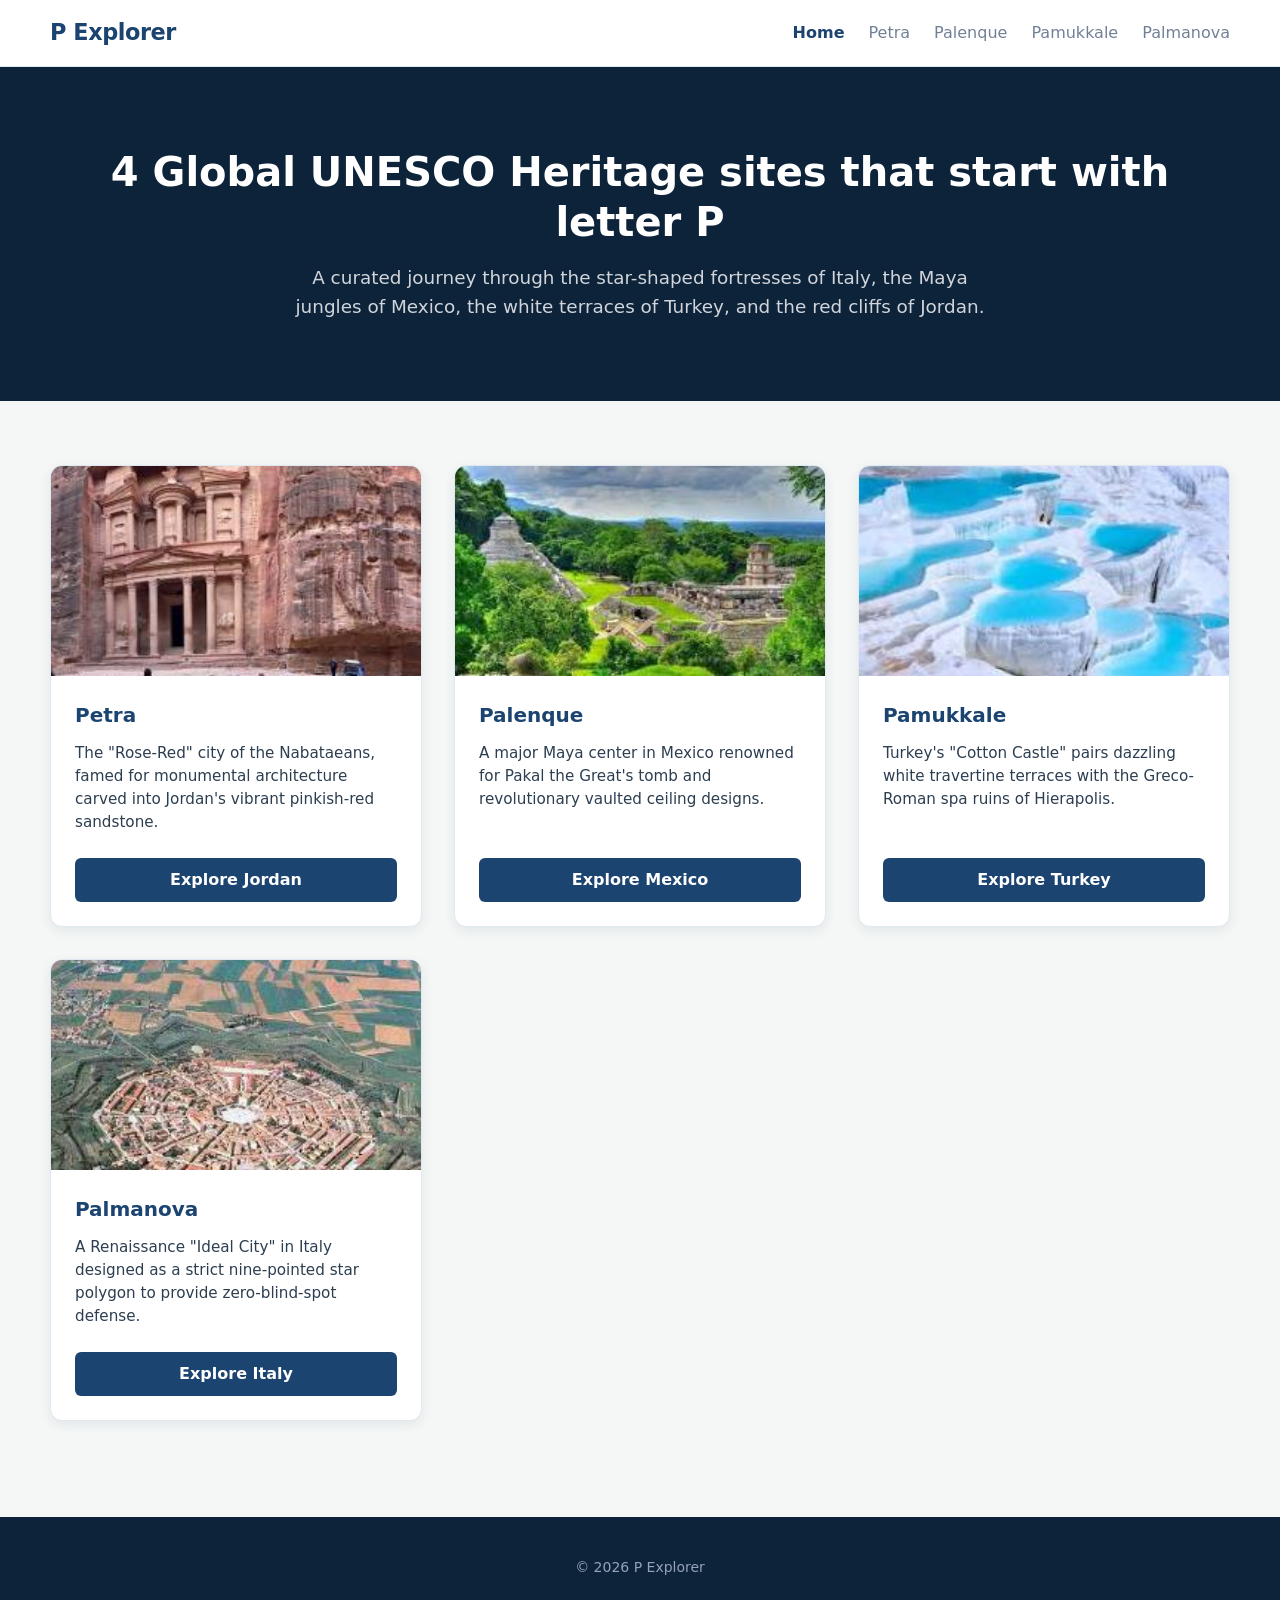
<file: index.html>
<!DOCTYPE html>
<html lang="en">
<head>
  <meta charset="utf-8">
  <meta name="viewport" content="width=device-width, initial-scale=1.0">
  <title>4 Global UNESCO Heritage sites that starts with letter P</title>
  <link rel="stylesheet" href="style.css">
</head>
<body>

  <header class="main-header" id="site-header"></header>

  <main>
    <section class="hero-header-section">
      <div class="site-wrapper">
        <h1 class="hero-header-title">
          4 Global UNESCO Heritage sites that start with letter P
        </h1>
        <p class="hero-header-subtitle">
          A curated journey through the star-shaped fortresses of Italy, the Maya jungles of Mexico, the white terraces of Turkey, and the red cliffs of Jordan.
        </p>
      </div>
    </section>

    <section class="gallery-wrapper-section site-wrapper">
      <div class="featured-sites-grid">
        
        <article class="site-card-item">
          <div class="site-card-thumbnail-wrap">
            <img src="Petra.jpeg" alt="Petra, Jordan" class="site-card-thumbnail">
          </div>
          <div class="site-card-details">
            <h3 class="site-card-heading">Petra</h3>
            <p class="site-card-summary">The "Rose-Red" city of the Nabataeans, famed for monumental architecture carved into Jordan's vibrant pinkish-red sandstone.</p>
            <a href="petra.html" class="explore-button">Explore Jordan</a>
          </div>
        </article>

        <article class="site-card-item">
          <div class="site-card-thumbnail-wrap">
            <img src="Palenque.jpeg" alt="Palenque, Mexico" class="site-card-thumbnail">
          </div>
          <div class="site-card-details">
            <h3 class="site-card-heading">Palenque</h3>
            <p class="site-card-summary">A major Maya center in Mexico renowned for Pakal the Great's tomb and revolutionary vaulted ceiling designs.</p>
            <a href="palenque.html" class="explore-button">Explore Mexico</a>
          </div>
        </article>

        <article class="site-card-item">
          <div class="site-card-thumbnail-wrap">
            <img src="Pamukkale.jpeg" alt="Pamukkale, Turkey" class="site-card-thumbnail">
          </div>
          <div class="site-card-details">
            <h3 class="site-card-heading">Pamukkale</h3>
            <p class="site-card-summary">Turkey's "Cotton Castle" pairs dazzling white travertine terraces with the Greco-Roman spa ruins of Hierapolis.</p>
            <a href="pamukkale.html" class="explore-button">Explore Turkey</a>
          </div>
        </article>

        <article class="site-card-item">
          <div class="site-card-thumbnail-wrap">
            <img src="Palmanova.jpeg" alt="Palmanova, Italy" class="site-card-thumbnail">
          </div>
          <div class="site-card-details">
            <h3 class="site-card-heading">Palmanova</h3>
            <p class="site-card-summary">A Renaissance "Ideal City" in Italy designed as a strict nine-pointed star polygon to provide zero-blind-spot defense.</p>
            <a href="palmanova.html" class="explore-button">Explore Italy</a>
          </div>
        </article>

      </div>
    </section>
  </main>


  <footer class="main-footer" id="site-footer"></footer>
 
  <script src="app.js"></script>
</body>
</html>
</file>
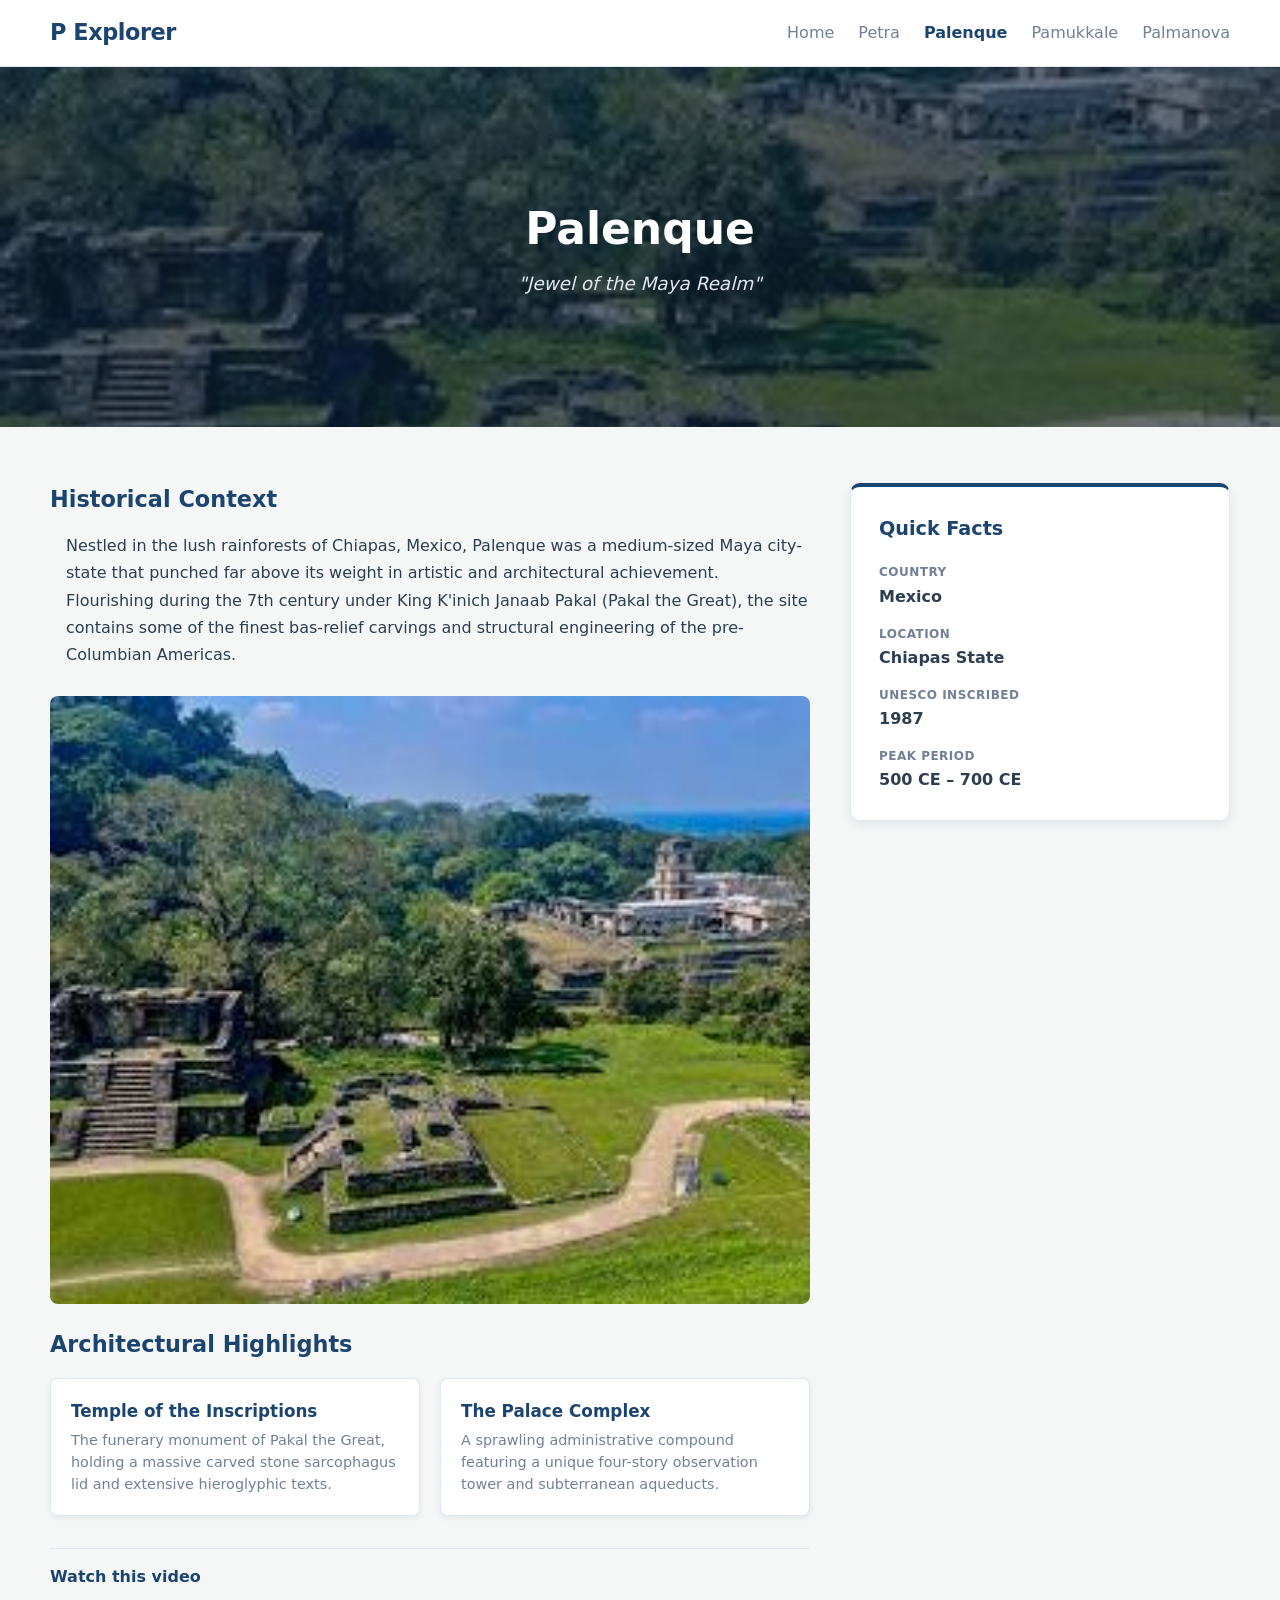
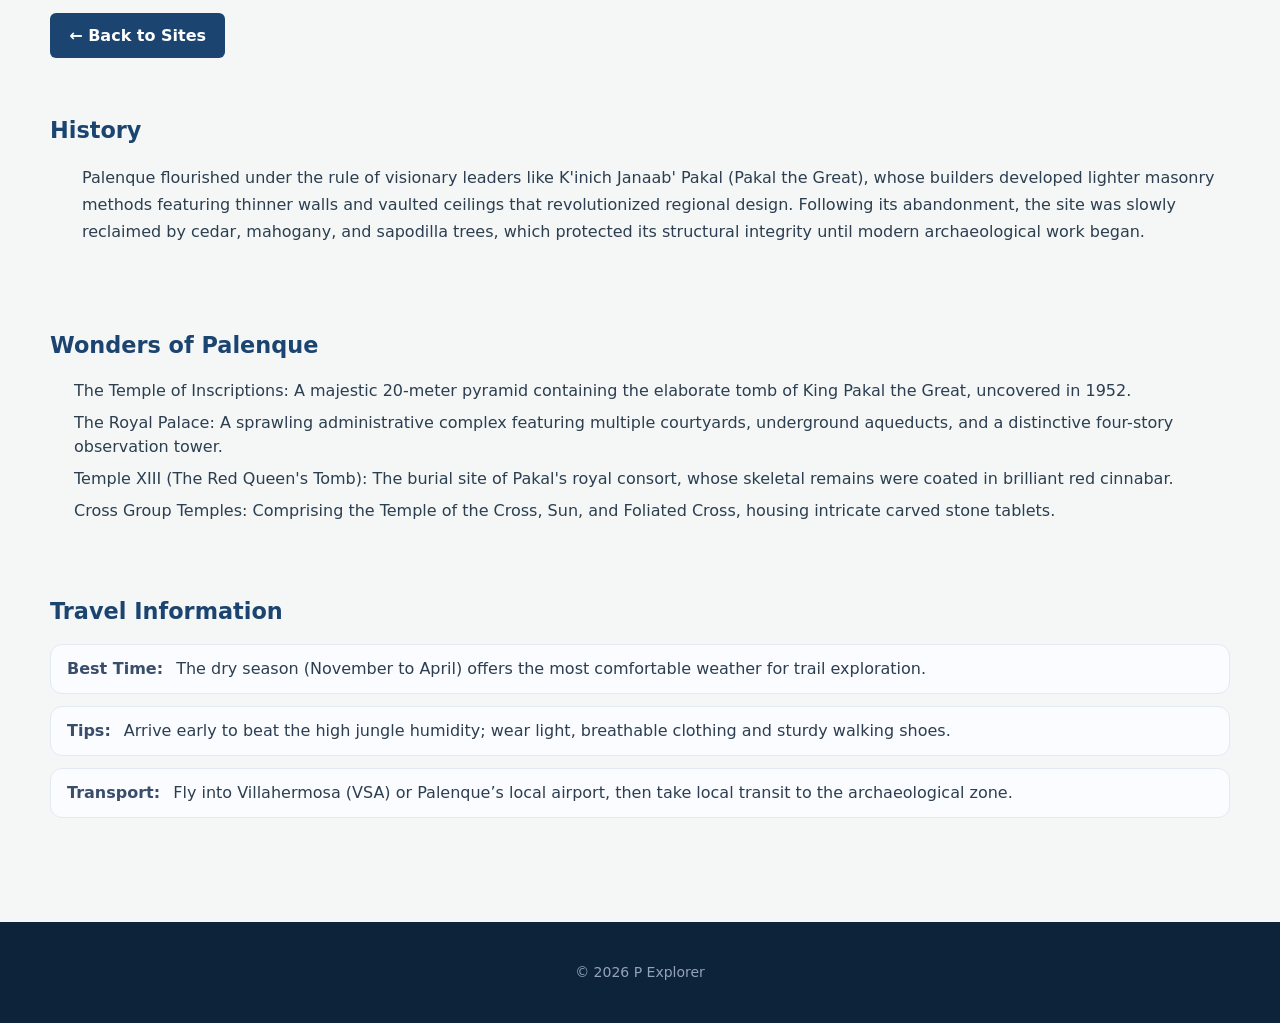
<file: palenque.html>
<!DOCTYPE html>
<html lang="en">
<head>
  <meta charset="utf-8">
  <meta name="viewport" content="width=device-width, initial-scale=1.0">
  <title>Palenque - UNESCO Heritage Site</title>
  <link rel="stylesheet" href="style.css">
</head>
<body>

  <header class="main-header" id="site-header"></header>

  <main>
    <section class="page-banner-section">
      <img src="PalenquePage.jpeg" alt="Palenque Ruins" class="page-banner-backdrop">
      <div class="page-banner-overlay"></div>
      <div class="site-wrapper page-banner-content">
        <h1 class="page-banner-title">Palenque</h1>
        <p class="page-banner-tagline">"Jewel of the Maya Realm"</p>
      </div>
    </section>

    <section class="detail-content-section site-wrapper">
      <div class="detail-layout-container">
        
        <div class="detail-main-content">
          <h2 class="section-subheading">Historical Context</h2>
          <p class="body-paragraph">
            Nestled in the lush rainforests of Chiapas, Mexico, Palenque was a medium-sized Maya city-state that punched far above its weight in artistic and architectural achievement. Flourishing during the 7th century under King K'inich Janaab Pakal (Pakal the Great), the site contains some of the finest bas-relief carvings and structural engineering of the pre-Columbian Americas.
          </p>

          <div style="margin-bottom: 1.5rem;">
            <img src="PalenquePage.jpeg" alt="Palenque Ruins" style="width: 100%; height: auto; border-radius: 8px;">
          </div>

          <h2 class="section-subheading">Architectural Highlights</h2>
          <div class="highlight-card-wrapper">
            <div class="highlight-card-item">
              <h3 class="highlight-card-title">Temple of the Inscriptions</h3>
              <p class="highlight-card-text">The funerary monument of Pakal the Great, holding a massive carved stone sarcophagus lid and extensive hieroglyphic texts.</p>
            </div>
            <div class="highlight-card-item">
              <h3 class="highlight-card-title">The Palace Complex</h3>
              <p class="highlight-card-text">A sprawling administrative compound featuring a unique four-story observation tower and subterranean aqueducts.</p>
            </div>
          </div>

          <!-- Video Resource Link -->
          <div style="margin-bottom: 1.5rem; padding-top: 1rem; border-top: 1px solid var(--theme-border-gray);">
            <a href="https://www.youtube.com/watch?v=ZISA6IxuIJk" target="_blank" style="color: var(--theme-primary-blue); font-weight: 700;">Watch this video</a>
          </div>

          <a href="index.html" class="explore-button" style="width: fit-content;">&larr; Back to Sites</a>
        </div>

        <aside class="site-sidebar">
          <h3 class="sidebar-heading">Quick Facts</h3>
          
          <div class="sidebar-field">
            <span class="field-label">Country</span>
            <span class="field-value">Mexico</span>
          </div>
          
          <div class="sidebar-field">
            <span class="field-label">Location</span>
            <span class="field-value">Chiapas State</span>
          </div>

          <div class="sidebar-field">
            <span class="field-label">UNESCO Inscribed</span>
            <span class="field-value">1987</span>
          </div>

          <div class="sidebar-field">
            <span class="field-label">Peak Period</span>
            <span class="field-value">500 CE – 700 CE</span>
          </div>
        </aside>

      </div>
    </section>

    <section class="site-wrapper content-section">
      <div class="history-section">
      <h2 class="section-subheading">History</h2>

      <p class="body-paragraph">Palenque flourished under the rule of visionary leaders like K'inich Janaab' Pakal (Pakal the Great), whose builders developed lighter masonry methods featuring thinner walls and vaulted ceilings that revolutionized regional design. Following its abandonment, the site was slowly reclaimed by cedar, mahogany, and sapodilla trees, which protected its structural integrity until modern archaeological work began.</p>
      </div>
    </section>

    <section class="site-wrapper content-section">
      <h2 class="section-subheading">Wonders of Palenque</h2>
      <ul class="wonders-list">
        <li>The Temple of Inscriptions: A majestic 20-meter pyramid containing the elaborate tomb of King Pakal the Great, uncovered in 1952.</li>
        <li>The Royal Palace: A sprawling administrative complex featuring multiple courtyards, underground aqueducts, and a distinctive four-story observation tower.</li>
        <li>Temple XIII (The Red Queen's Tomb): The burial site of Pakal's royal consort, whose skeletal remains were coated in brilliant red cinnabar.</li>
        <li>Cross Group Temples: Comprising the Temple of the Cross, Sun, and Foliated Cross, housing intricate carved stone tablets.</li>
      </ul>
    </section>

    <section class="site-wrapper content-section">
      <h2 class="section-subheading">Travel Information</h2>
      <ul class="travel-list">
        <li class="travel-item"><strong>Best time:</strong> The dry season (November to April) offers the most comfortable weather for trail exploration.</li>
        <li class="travel-item"><strong>Tips:</strong> Arrive early to beat the high jungle humidity; wear light, breathable clothing and sturdy walking shoes.</li>
        <li class="travel-item"><strong>Transport:</strong> Fly into Villahermosa (VSA) or Palenque’s local airport, then take local transit to the archaeological zone.</li>
      </ul>
    </section>

  </main>

  <footer class="main-footer" id="site-footer"></footer>
  
  <script src="app.js"></script>
</body>
</html>
</file>
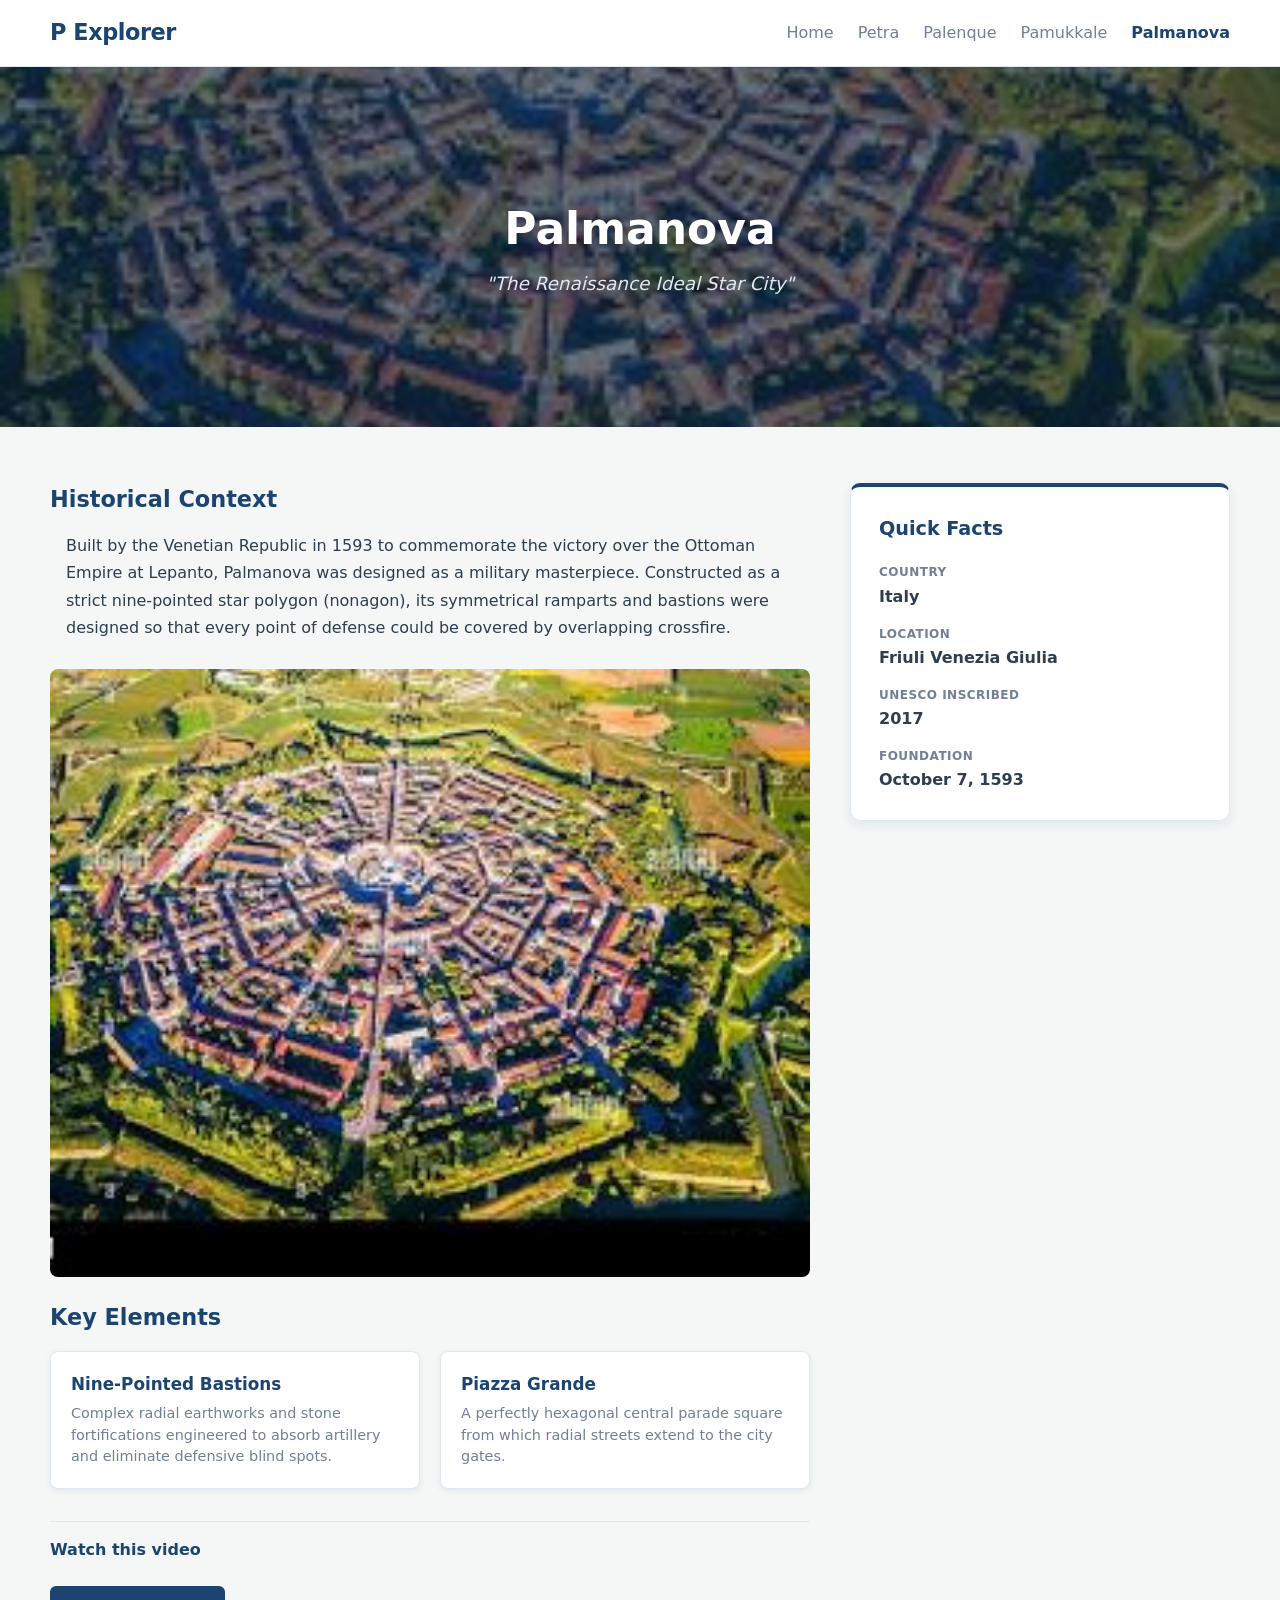
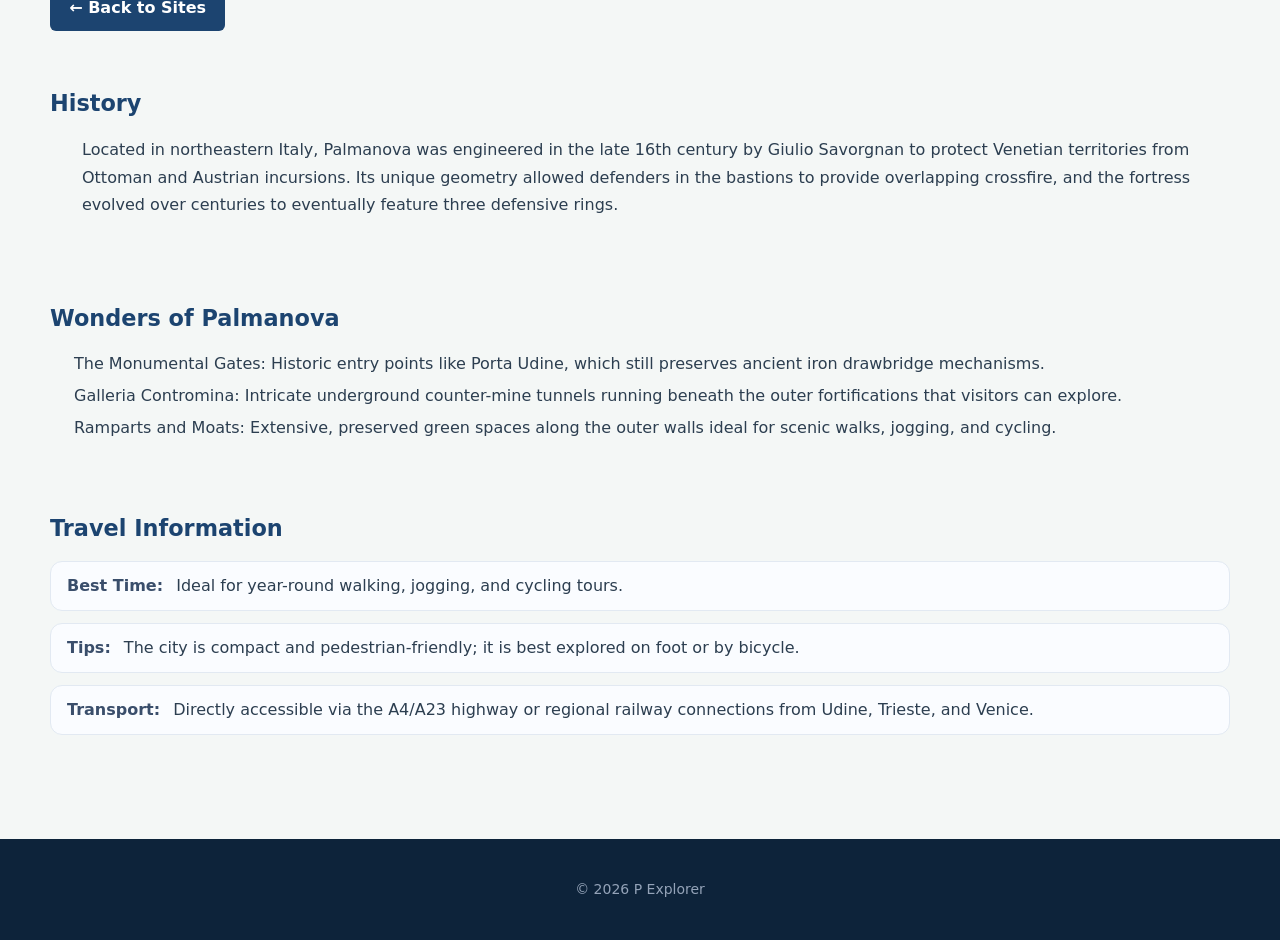
<file: palmanova.html>
<!DOCTYPE html>
<html lang="en">
<head>
  <meta charset="utf-8">
  <meta name="viewport" content="width=device-width, initial-scale=1.0">
  <title>Palmanova - UNESCO Heritage Site</title>
  <link rel="stylesheet" href="style.css">
</head>
<body>

  <header class="main-header" id="site-header"></header>

  <main>
    <section class="page-banner-section">
      <img src="PalmanovaPage.jpeg" alt="Palmanova Fortress City" class="page-banner-backdrop">
      <div class="page-banner-overlay"></div>
      <div class="site-wrapper page-banner-content">
        <h1 class="page-banner-title">Palmanova</h1>
        <p class="page-banner-tagline">"The Renaissance Ideal Star City"</p>
      </div>
    </section>

    <section class="detail-content-section site-wrapper">
      <div class="detail-layout-container">
        
        <div class="detail-main-content">
          <h2 class="section-subheading">Historical Context</h2>
          <p class="body-paragraph">
            Built by the Venetian Republic in 1593 to commemorate the victory over the Ottoman Empire at Lepanto, Palmanova was designed as a military masterpiece. Constructed as a strict nine-pointed star polygon (nonagon), its symmetrical ramparts and bastions were designed so that every point of defense could be covered by overlapping crossfire.
          </p>

        <div style="margin-bottom: 1.5rem;">
          <img src="PalmanovaPage.jpeg" alt="Palmanova Fortress City" style="width: 100%; height: auto; border-radius: 8px;">
        </div>

          <h2 class="section-subheading">Key Elements</h2>
          <div class="highlight-card-wrapper">
            <div class="highlight-card-item">
              <h3 class="highlight-card-title">Nine-Pointed Bastions</h3>
              <p class="highlight-card-text">Complex radial earthworks and stone fortifications engineered to absorb artillery and eliminate defensive blind spots.</p>
            </div>
            <div class="highlight-card-item">
              <h3 class="highlight-card-title">Piazza Grande</h3>
              <p class="highlight-card-text">A perfectly hexagonal central parade square from which radial streets extend to the city gates.</p>
            </div>
          </div>

          <!-- Video Resource Link -->
          <div style="margin-bottom: 1.5rem; padding-top: 1rem; border-top: 1px solid var(--theme-border-gray);">
            <a href="https://www.youtube.com/watch?v=i3XAk9hCgo8" target="_blank" style="color: var(--theme-primary-blue); font-weight: 700;">Watch this video</a>
          </div>

          <a href="index.html" class="explore-button" style="width: fit-content;">&larr; Back to Sites</a>
        </div>

        <aside class="site-sidebar">
          <h3 class="sidebar-heading">Quick Facts</h3>
          
          <div class="sidebar-field">
            <span class="field-label">Country</span>
            <span class="field-value">Italy</span>
          </div>
          
          <div class="sidebar-field">
            <span class="field-label">Location</span>
            <span class="field-value">Friuli Venezia Giulia</span>
          </div>

          <div class="sidebar-field">
            <span class="field-label">UNESCO Inscribed</span>
            <span class="field-value">2017</span>
          </div>

          <div class="sidebar-field">
            <span class="field-label">Foundation</span>
            <span class="field-value">October 7, 1593</span>
          </div>
        </aside>

      </div>
    </section>

    <section class="site-wrapper content-section">
      <div class="history-section">
      <h2 class="section-subheading">History</h2>

      <p class="body-paragraph">Located in northeastern Italy, Palmanova was engineered in the late 16th century by Giulio Savorgnan to protect Venetian territories from Ottoman and Austrian incursions. Its unique geometry allowed defenders in the bastions to provide overlapping crossfire, and the fortress evolved over centuries to eventually feature three defensive rings.</p>
      </div>
    </section>

    <section class="site-wrapper content-section">
      <h2 class="section-subheading">Wonders of Palmanova</h2>
      <ul class="wonders-list">
        <li>The Monumental Gates: Historic entry points like Porta Udine, which still preserves ancient iron drawbridge mechanisms.</li>
        <li>Galleria Contromina: Intricate underground counter-mine tunnels running beneath the outer fortifications that visitors can explore.</li>
        <li>Ramparts and Moats: Extensive, preserved green spaces along the outer walls ideal for scenic walks, jogging, and cycling.</li>
      </ul>
    </section>

    <section class="site-wrapper content-section">
      <h2 class="section-subheading">Travel Information</h2>
      <ul class="travel-list">
        <li class="travel-item"><strong>Best time:</strong> Ideal for year-round walking, jogging, and cycling tours.</li>
        <li class="travel-item"><strong>Tips:</strong> The city is compact and pedestrian-friendly; it is best explored on foot or by bicycle.</li>
        <li class="travel-item"><strong>Transport:</strong> Directly accessible via the A4/A23 highway or regional railway connections from Udine, Trieste, and Venice.</li>
      </ul>
    </section>

  </main>

  <footer class="main-footer" id="site-footer"></footer>

  <script src="app.js"></script>
</body>
</html>
</file>
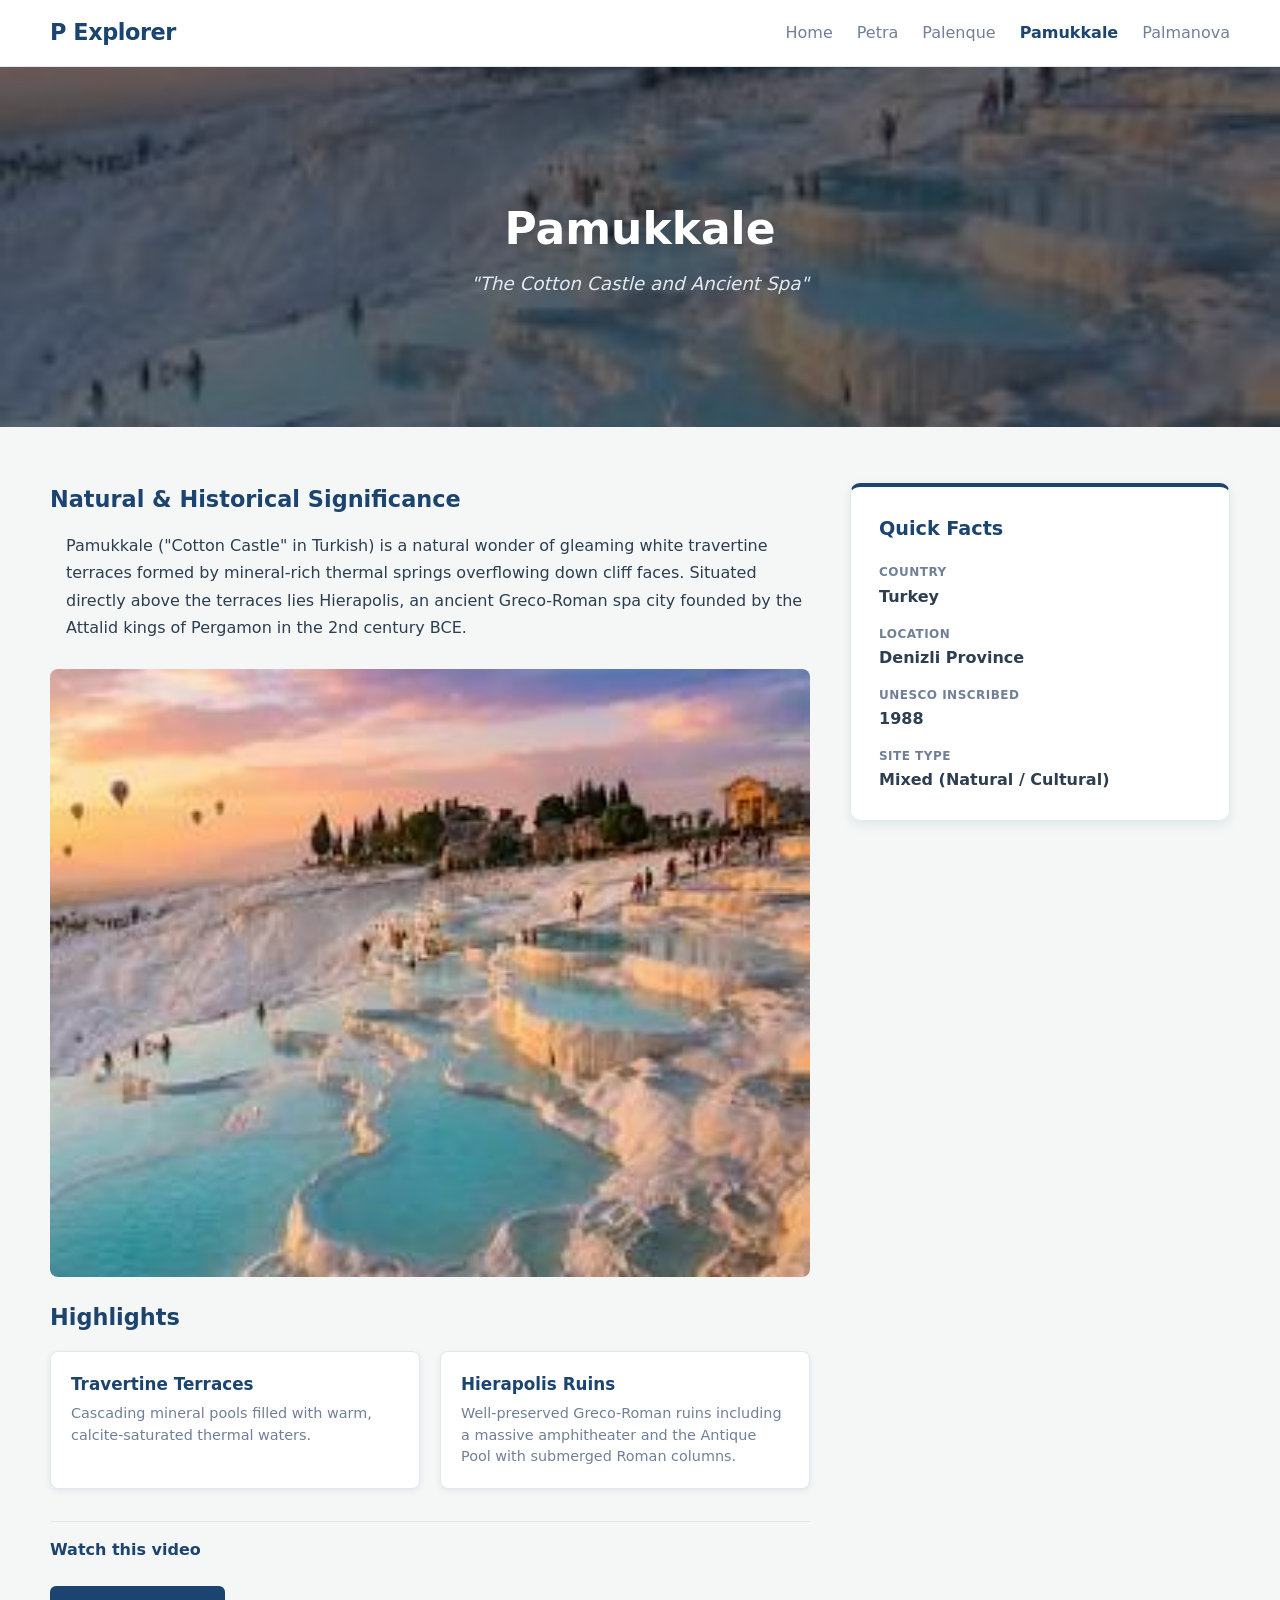
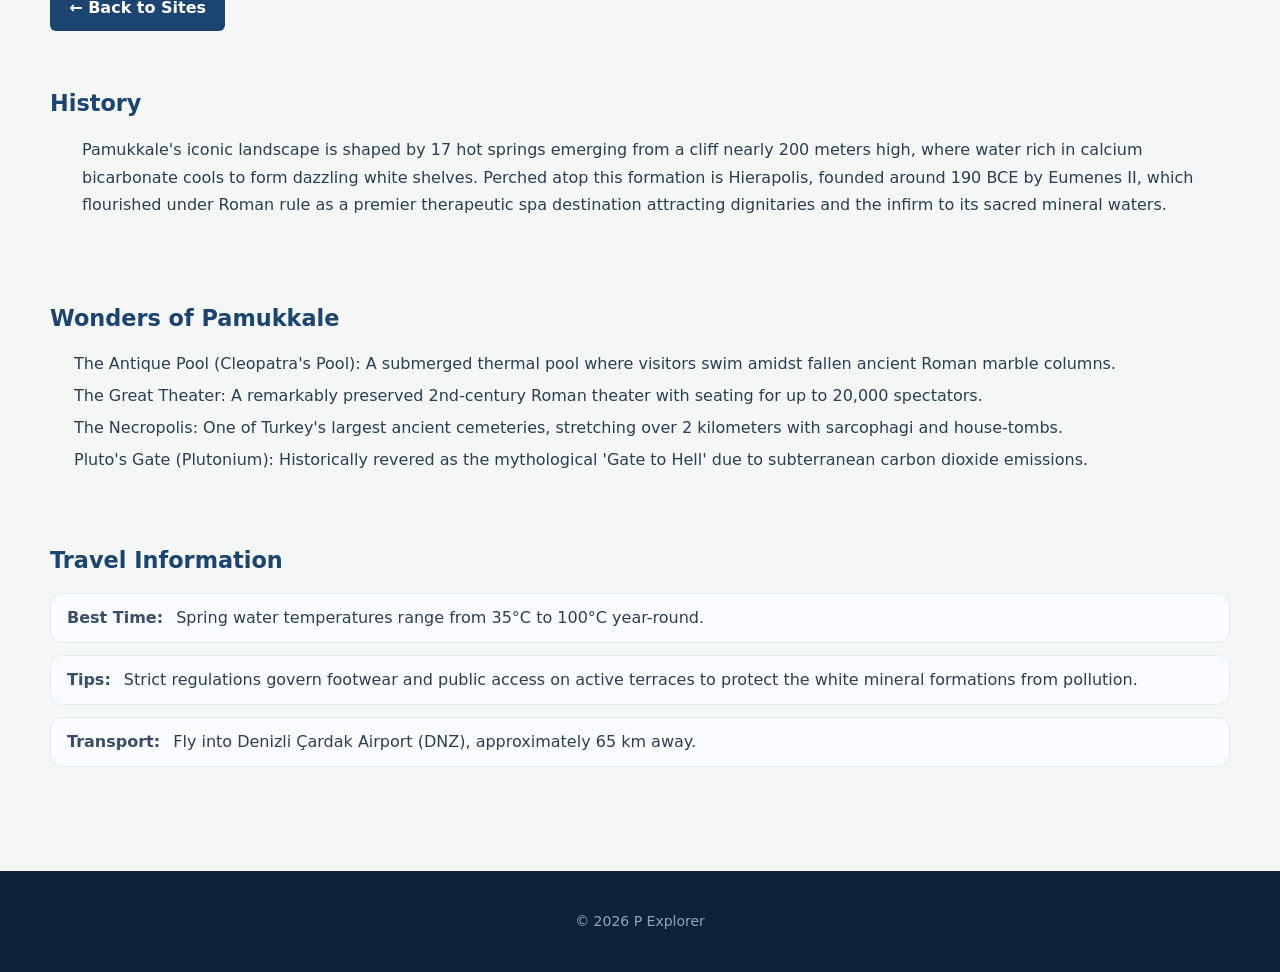
<file: pamukkale.html>
<!DOCTYPE html>
<html lang="en">
<head>
  <meta charset="utf-8">
  <meta name="viewport" content="width=device-width, initial-scale=1.0">
  <title>Pamukkale - UNESCO Heritage Site</title>
  <link rel="stylesheet" href="style.css">
</head>
<body>

  <header class="main-header" id="site-header"></header>

  <main>
    <section class="page-banner-section">
      <img src="PamukkalePage.jpeg" alt="Pamukkale Thermal Terraces" class="page-banner-backdrop">
      <div class="page-banner-overlay"></div>
      <div class="site-wrapper page-banner-content">
        <h1 class="page-banner-title">Pamukkale</h1>
        <p class="page-banner-tagline">"The Cotton Castle and Ancient Spa"</p>
      </div>
    </section>

    <section class="detail-content-section site-wrapper">
      <div class="detail-layout-container">
        
        <div class="detail-main-content">
          <h2 class="section-subheading">Natural & Historical Significance</h2>
          <p class="body-paragraph">
            Pamukkale ("Cotton Castle" in Turkish) is a natural wonder of gleaming white travertine terraces formed by mineral-rich thermal springs overflowing down cliff faces. Situated directly above the terraces lies Hierapolis, an ancient Greco-Roman spa city founded by the Attalid kings of Pergamon in the 2nd century BCE.
          </p>

        <div style="margin-bottom: 1.5rem;">
          <img src="PamukkalePage.jpeg" alt="Pamukkale Thermal Terraces" style="width: 100%; height: auto; border-radius: 8px;">
        </div>

          <h2 class="section-subheading">Highlights</h2>
          <div class="highlight-card-wrapper">
            <div class="highlight-card-item">
              <h3 class="highlight-card-title">Travertine Terraces</h3>
              <p class="highlight-card-text">Cascading mineral pools filled with warm, calcite-saturated thermal waters.</p>
            </div>
            <div class="highlight-card-item">
              <h3 class="highlight-card-title">Hierapolis Ruins</h3>
              <p class="highlight-card-text">Well-preserved Greco-Roman ruins including a massive amphitheater and the Antique Pool with submerged Roman columns.</p>
            </div>
          </div>

          <!-- Video Resource Link -->
          <div style="margin-bottom: 1.5rem; padding-top: 1rem; border-top: 1px solid var(--theme-border-gray);">
            <a href="https://www.youtube.com/watch?v=5ux5os95q7M" target="_blank" style="color: var(--theme-primary-blue); font-weight: 700;">Watch this video</a>
          </div>

          <a href="index.html" class="explore-button" style="width: fit-content;">&larr; Back to Sites</a>
        </div>

        <aside class="site-sidebar">
          <h3 class="sidebar-heading">Quick Facts</h3>
          
          <div class="sidebar-field">
            <span class="field-label">Country</span>
            <span class="field-value">Turkey</span>
          </div>
          
          <div class="sidebar-field">
            <span class="field-label">Location</span>
            <span class="field-value">Denizli Province</span>
          </div>

          <div class="sidebar-field">
            <span class="field-label">UNESCO Inscribed</span>
            <span class="field-value">1988</span>
          </div>

          <div class="sidebar-field">
            <span class="field-label">Site Type</span>
            <span class="field-value">Mixed (Natural / Cultural)</span>
          </div>
        </aside>

      </div>
    </section>

    <section class="site-wrapper content-section">
      <div class="history-section">
      <h2 class="section-subheading">History</h2>
      
      <p class="body-paragraph">Pamukkale's iconic landscape is shaped by 17 hot springs emerging from a cliff nearly 200 meters high, where water rich in calcium bicarbonate cools to form dazzling white shelves. Perched atop this formation is Hierapolis, founded around 190 BCE by Eumenes II, which flourished under Roman rule as a premier therapeutic spa destination attracting dignitaries and the infirm to its sacred mineral waters.</p>
      </div>
    </section>

    <section class="site-wrapper content-section">
      <h2 class="section-subheading">Wonders of Pamukkale</h2>
      <ul class="wonders-list">
        <li>The Antique Pool (Cleopatra's Pool): A submerged thermal pool where visitors swim amidst fallen ancient Roman marble columns.</li>
        <li>The Great Theater: A remarkably preserved 2nd-century Roman theater with seating for up to 20,000 spectators.</li>
        <li>The Necropolis: One of Turkey's largest ancient cemeteries, stretching over 2 kilometers with sarcophagi and house-tombs.</li>
        <li>Pluto's Gate (Plutonium): Historically revered as the mythological 'Gate to Hell' due to subterranean carbon dioxide emissions.</li>
      </ul>
    </section>

    <section class="site-wrapper content-section">
      <h2 class="section-subheading">Travel Information</h2>
      <ul class="travel-list">
        <li class="travel-item"><strong>Best time:</strong> Spring water temperatures range from 35°C to 100°C year-round.</li>
        <li class="travel-item"><strong>Tips:</strong> Strict regulations govern footwear and public access on active terraces to protect the white mineral formations from pollution.</li>
        <li class="travel-item"><strong>Transport:</strong> Fly into Denizli Çardak Airport (DNZ), approximately 65 km away.</li>
      </ul>
    </section>

  </main>

  <footer class="main-footer" id="site-footer"></footer>

  <script src="app.js"></script>
</body>
</html>
</file>
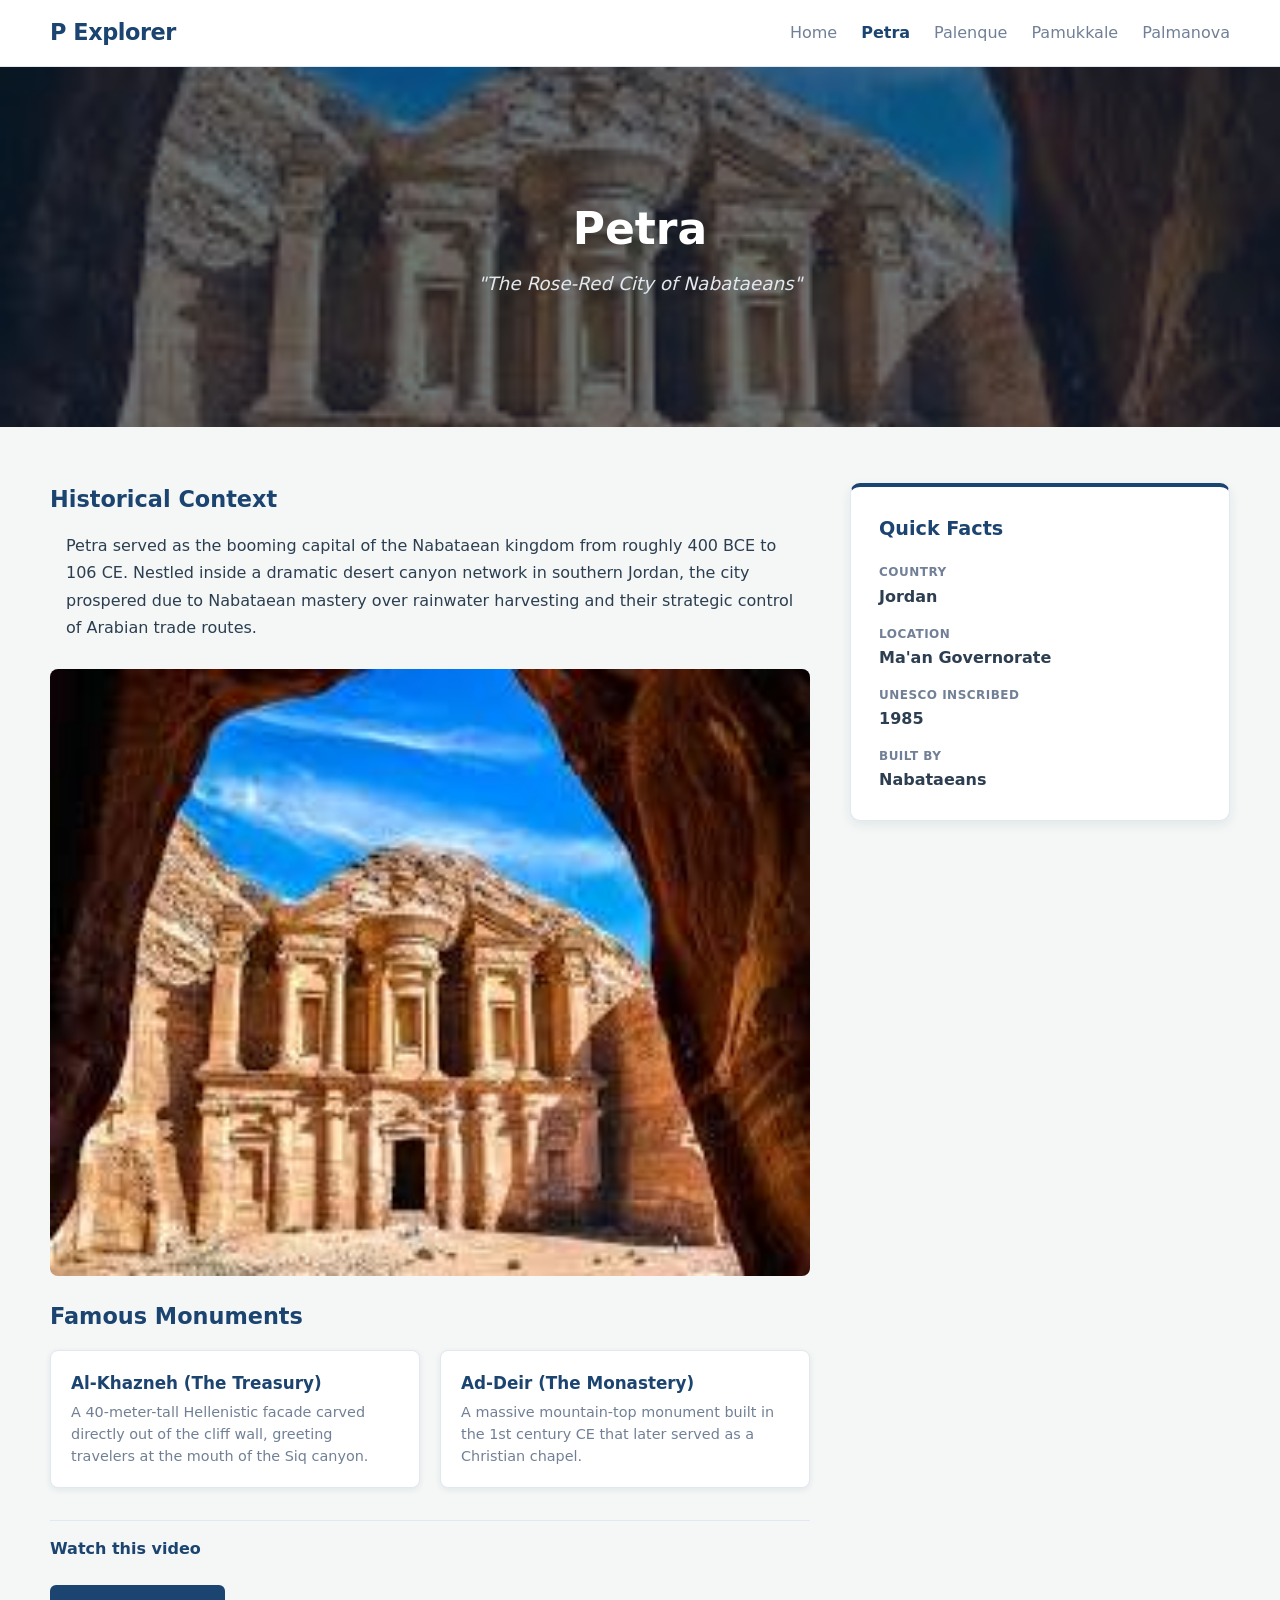
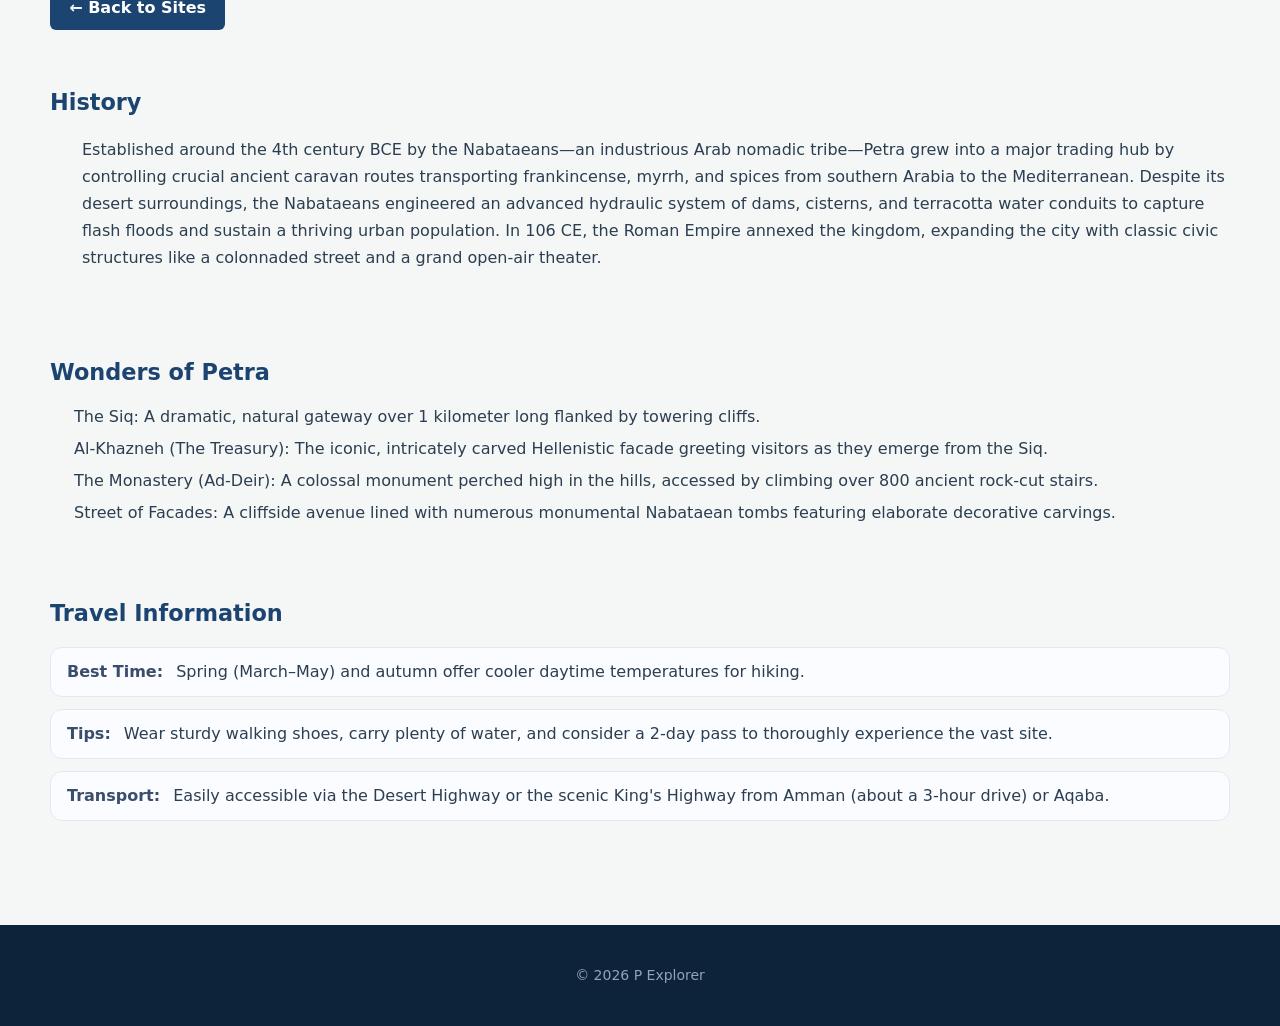
<file: petra.html>
<!DOCTYPE html>
<html lang="en">
<head>
  <meta charset="utf-8">
  <meta name="viewport" content="width=device-width, initial-scale=1.0">
  <title>Petra - UNESCO Heritage Site</title>
  <link rel="stylesheet" href="style.css">
</head>
<body>

  <header class="main-header" id="site-header"></header>

  <main>
    <section class="page-banner-section">
      <img src="PetraPage.jpeg" alt="Petra Al-Khazneh" class="page-banner-backdrop">
      <div class="page-banner-overlay"></div>
      <div class="site-wrapper page-banner-content">
        <h1 class="page-banner-title">Petra</h1>
        <p class="page-banner-tagline">"The Rose-Red City of Nabataeans"</p>
      </div>
    </section>

    <section class="detail-content-section site-wrapper">
      <div class="detail-layout-container">
        
        <div class="detail-main-content">
          <h2 class="section-subheading">Historical Context</h2>
          <p class="body-paragraph">
            Petra served as the booming capital of the Nabataean kingdom from roughly 400 BCE to 106 CE. Nestled inside a dramatic desert canyon network in southern Jordan, the city prospered due to Nabataean mastery over rainwater harvesting and their strategic control of Arabian trade routes.
          </p>

        <div style="margin-bottom: 1.5rem;">
          <img src="PetraPage.jpeg" alt="Petra Al-Khazneh" style="width: 100%; height: auto; border-radius: 8px;">
        </div>

          <h2 class="section-subheading">Famous Monuments</h2>
          <div class="highlight-card-wrapper">
            <div class="highlight-card-item">
              <h3 class="highlight-card-title">Al-Khazneh (The Treasury)</h3>
              <p class="highlight-card-text">A 40-meter-tall Hellenistic facade carved directly out of the cliff wall, greeting travelers at the mouth of the Siq canyon.</p>
            </div>
            <div class="highlight-card-item">
              <h3 class="highlight-card-title">Ad-Deir (The Monastery)</h3>
              <p class="highlight-card-text">A massive mountain-top monument built in the 1st century CE that later served as a Christian chapel.</p>
            </div>
          </div>

          <!-- Video Resource Link -->
          <div style="margin-bottom: 1.5rem; padding-top: 1rem; border-top: 1px solid var(--theme-border-gray);">
            <a href="https://www.youtube.com/watch?v=bwmW09x2n1g" target="_blank" style="color: var(--theme-primary-blue); font-weight: 700;">Watch this video</a>
          </div>

          <a href="index.html" class="explore-button" style="width: fit-content;">&larr; Back to Sites</a>
        </div>

        <aside class="site-sidebar">
          <h3 class="sidebar-heading">Quick Facts</h3>
          
          <div class="sidebar-field">
            <span class="field-label">Country</span>
            <span class="field-value">Jordan</span>
          </div>
          
          <div class="sidebar-field">
            <span class="field-label">Location</span>
            <span class="field-value">Ma'an Governorate</span>
          </div>

          <div class="sidebar-field">
            <span class="field-label">UNESCO Inscribed</span>
            <span class="field-value">1985</span>
          </div>

          <div class="sidebar-field">
            <span class="field-label">Built By</span>
            <span class="field-value">Nabataeans</span>
          </div>
        </aside>

      </div>
    </section>

    <section class="site-wrapper content-section">
      <div class="history-section">
      <h2 class="section-subheading">History</h2>

      <p class="body-paragraph">Established around the 4th century BCE by the Nabataeans—an industrious Arab nomadic tribe—Petra grew into a major trading hub by controlling crucial ancient caravan routes transporting frankincense, myrrh, and spices from southern Arabia to the Mediterranean. Despite its desert surroundings, the Nabataeans engineered an advanced hydraulic system of dams, cisterns, and terracotta water conduits to capture flash floods and sustain a thriving urban population. In 106 CE, the Roman Empire annexed the kingdom, expanding the city with classic civic structures like a colonnaded street and a grand open-air theater.</p>
      </div>
    </section>

    <section class="site-wrapper content-section">
      <h2 class="section-subheading">Wonders of Petra</h2>
      <ul class="wonders-list">
        <li>The Siq: A dramatic, natural gateway over 1 kilometer long flanked by towering cliffs.</li>
        <li>Al-Khazneh (The Treasury): The iconic, intricately carved Hellenistic facade greeting visitors as they emerge from the Siq.</li>
        <li>The Monastery (Ad-Deir): A colossal monument perched high in the hills, accessed by climbing over 800 ancient rock-cut stairs.</li>
        <li>Street of Facades: A cliffside avenue lined with numerous monumental Nabataean tombs featuring elaborate decorative carvings.</li>
      </ul>
    </section>

    <section class="site-wrapper content-section">
      <h2 class="section-subheading">Travel Information</h2>
      <ul class="travel-list">
        <li class="travel-item"><strong>Best time:</strong> Spring (March–May) and autumn offer cooler daytime temperatures for hiking.</li>
        <li class="travel-item"><strong>Tips:</strong> Wear sturdy walking shoes, carry plenty of water, and consider a 2-day pass to thoroughly experience the vast site.</li>
        <li class="travel-item"><strong>Transport:</strong> Easily accessible via the Desert Highway or the scenic King's Highway from Amman (about a 3-hour drive) or Aqaba.</li>
      </ul>
    </section>

  </main>

  <footer class="main-footer" id="site-footer"></footer>

  <script src="app.js"></script>
</body>
</html>
</file>
<file: style.css>
:root {
  --theme-header-navy: #0d233a;
  --theme-primary-blue: #1c4470;
  --theme-text-dark: #2c3e50;
  --theme-text-muted: #718096;
  --theme-bg-light: #f4f7f6;
  --theme-border-gray: #e2e8f0;
  --theme-card-shadow: rgba(13, 35, 58, 0.08);
  --smooth-transition: 0.25s ease-in-out;
}

* {
  box-sizing: border-box;
}

body {
  margin: 0;
  background-color: var(--theme-bg-light);
  color: var(--theme-text-dark);
  font-family: system-ui, -apple-system, BlinkMacSystemFont, "Segoe UI", Roboto, Arial, sans-serif;
  line-height: 1.5;
}

img {
  max-width: 100%;
  height: auto;
  vertical-align: middle;
}

a {
  color: inherit;
  text-decoration: none;
}

button {
  font: inherit;
}

ul {
  margin: 0;
  padding: 0;
  list-style: none;
}

.site-wrapper {
  width: 100%;
  max-width: 1180px;
  margin: 0 auto;
  padding: 0 1.25rem;
}

/* Header & Top Navigation */
.main-header {
  background-color: #ffffff;
  position: sticky;
  top: 0;
  z-index: 1000;
  border-bottom: 1px solid var(--theme-border-gray);
}

.header-navigation {
  display: flex;
  align-items: center;
  justify-content: space-between;
  padding: 1rem 0;
}

.site-logo {
  font-size: 1.4rem;
  font-weight: 700;
  color: var(--theme-primary-blue);
  letter-spacing: -0.02em;
}

.nav-links-wrapper {
  display: flex;
}

.nav-links-list {
  display: flex;
  align-items: center;
  gap: 1.5rem;
}

.nav-links-list a {
  color: var(--theme-text-muted);
  font-weight: 500;
  padding: 0.25rem 0;
  transition: color var(--smooth-transition);
}

.nav-links-list a:hover,
.nav-links-list a.active-link {
  color: var(--theme-primary-blue);
  font-weight: 700;
}

.mobile-menu-toggle {
  display: none;
  background: transparent;
  border: none;
  cursor: pointer;
  padding: 0.5rem;
}

.menu-hamburger-bars, 
.menu-hamburger-bars::before, 
.menu-hamburger-bars::after {
  display: block;
  width: 22px;
  height: 2px;
  background-color: var(--theme-text-dark);
  position: relative;
}

.menu-hamburger-bars::before, 
.menu-hamburger-bars::after {
  content: "";
  position: absolute;
  left: 0;
}

.menu-hamburger-bars::before { top: -6px; }
.menu-hamburger-bars::after { top: 6px; }

/* Home Hero Header */
.hero-header-section {
  background-color: var(--theme-header-navy);
  color: #ffffff;
  padding: 5rem 1.25rem;
  text-align: center;
}

.hero-header-title {
  font-size: 2.5rem;
  font-weight: 800;
  margin: 0 0 1rem 0;
  line-height: 1.25;
}

.hero-header-subtitle {
  font-size: 1.15rem;
  color: #d1d5db;
  max-width: 44rem;
  margin: 0 auto;
  font-weight: 300;
  line-height: 1.6;
}

/* Site Cards Grid Layout */
.gallery-wrapper-section {
  padding: 4rem 0;
}

.featured-sites-grid {
  display: grid;
  grid-template-columns: 1fr;
  gap: 2rem;
}

.site-card-item {
  background-color: #ffffff;
  border-radius: 12px;
  overflow: hidden;
  border: 1px solid var(--theme-border-gray);
  box-shadow: 0 4px 12px var(--theme-card-shadow);
  display: flex;
  flex-direction: column;
  transition: transform var(--smooth-transition), box-shadow var(--smooth-transition);
}

.site-card-item:hover {
  transform: translateY(-4px);
  box-shadow: 0 8px 20px rgba(13, 35, 58, 0.45);
}

.site-card-thumbnail-wrap {
  height: 210px;
  overflow: hidden;
}

.site-card-thumbnail {
  width: 100%;
  height: 100%;
  object-fit: cover;
  transition: transform 0.4s ease;
}

.site-card-item:hover .site-card-thumbnail {
  transform: scale(1.04);
}

.site-card-details {
  padding: 1.5rem;
  display: flex;
  flex-direction: column;
  flex-grow: 1;
}

.site-card-heading {
  font-size: 1.25rem;
  font-weight: 700;
  color: var(--theme-primary-blue);
  margin: 0 0 0.75rem 0;
}

.site-card-summary {
  font-size: 0.95rem;
  color: var(--theme-text-dark);
  margin: 0 0 1.5rem 0;
  line-height: 1.5;
}

.explore-button {
  margin-top: auto;
  display: inline-block;
  text-align: center;
  background-color: var(--theme-primary-blue);
  color: #ffffff;
  font-weight: 600;
  padding: 0.65rem 1.2rem;
  border-radius: 6px;
  transition: background-color var(--smooth-transition);
}

.explore-button:hover {
  background-color: var(--theme-header-navy);
}

/* Page Banner (Detail Pages) */
.page-banner-section {
  position: relative;
  min-height: 40vh;
  display: flex;
  align-items: center;
  justify-content: center;
  text-align: center;
  color: #ffffff;
}

.page-banner-backdrop {
  position: absolute;
  top: 0;
  left: 0;
  width: 100%;
  height: 100%;
  object-fit: cover;
}

.page-banner-overlay {
  position: absolute;
  top: 0;
  left: 0;
  width: 100%;
  height: 100%;
  background-color: rgba(13, 35, 58, 0.6);
}

.page-banner-content {
  position: relative;
  z-index: 5;
}

.page-banner-title {
  font-size: 2.75rem;
  font-weight: 800;
  margin: 0 0 0.5rem 0;
}

.page-banner-tagline {
  font-size: 1.15rem;
  font-style: italic;
  margin: 0;
  color: #e2e8f0;
}

/* Detail Section Two-Column Layout */
.detail-content-section {
  padding: 3.5rem 0;
}

.detail-layout-container {
  display: grid;
  grid-template-columns: 1fr;
  gap: 2.5rem;
}

.detail-main-content {
  display: flex;
  flex-direction: column;
}

.section-subheading {
  font-size: 1.4rem;
  font-weight: 700;
  color: var(--theme-primary-blue);
  margin: 0 0 1rem 0;
}

.body-paragraph {
  color: var(--theme-text-dark);
  line-height: 1.7;
  margin: 0 0 1.75rem 1rem;
}

.content-section {
  padding: 0 0 3.5rem 0;
}

.highlight-card-wrapper {
  display: grid;
  grid-template-columns: 1fr;
  gap: 1.25rem;
  margin-bottom: 2rem;
}

.highlight-card-item {
  background-color: #ffffff;
  border: 1px solid var(--theme-border-gray);
  border-radius: 8px;
  padding: 1.25rem;
  box-shadow: 0 2px 6px var(--theme-card-shadow);
}

.highlight-card-title {
  font-size: 1.05rem;
  font-weight: 700;
  color: var(--theme-primary-blue);
  margin: 0 0 0.4rem 0;
}

.highlight-card-text {
  font-size: 0.9rem;
  color: var(--theme-text-muted);
  margin: 0;
  line-height: 1.5;
}

.site-sidebar {
  background-color: #ffffff;
  border-radius: 10px;
  padding: 1.75rem;
  border: 1px solid var(--theme-border-gray);
  border-top: 4px solid var(--theme-primary-blue);
  height: fit-content;
  box-shadow: 0 4px 12px var(--theme-card-shadow);
}

.sidebar-heading {
  font-size: 1.2rem;
  font-weight: 700;
  color: var(--theme-primary-blue);
  margin: 0 0 1.25rem 0;
}

.sidebar-field {
  display: flex;
  flex-direction: column;
  margin-bottom: 1rem;
}

.sidebar-field:last-child {
  margin-bottom: 0;
}

.field-label {
  font-size: 0.75rem;
  text-transform: uppercase;
  font-weight: 700;
  letter-spacing: 0.04em;
  color: var(--theme-text-muted);
  margin-bottom: 0.2rem;
}

.field-value {
  font-weight: 600;
  color: var(--theme-text-dark);
}

.history-section .body-paragraph{
  padding-left: 1rem;
}

.wonders-list {
  margin: 1rem 0;
  padding-left: 1.5rem;
}
.wonders-list li {
  margin-bottom: 0.5rem;
  line-height: 1.5;
}

.travel-list {
  display: flex;
  flex-direction: column;
  gap: 0.75rem;
  margin: 1rem 0;
}
.travel-item {
  background: #fafcff;
  border: 1px solid #e2e9f2;
  border-radius: 12px;
  padding: 0.75rem 1rem;
}
.travel-item strong {
  text-transform: capitalize;
  color: #3a4e6b;
  margin-right: 0.5rem;
}


/* Footer */
.main-footer {
  background-color: var(--theme-header-navy);
  color: #94a3b8;
  text-align: center;
  padding: 2.5rem 0;
  margin-top: 2rem;
}

.footer-text {
  margin: 0;
  font-size: 0.875rem;
}

/* Responsive Grid Breakpoints */
@media (min-width: 640px) {
  .featured-sites-grid {
    grid-template-columns: repeat(2, 1fr);
  }
  .highlight-card-wrapper {
    grid-template-columns: repeat(2, 1fr);
  }
}

@media (min-width: 992px) {
  .featured-sites-grid {
    grid-template-columns: repeat(3, 1fr);
  }
  .detail-layout-container {
    grid-template-columns: 2fr 1fr;
  }
}

@media (max-width: 880px) {
  .mobile-menu-toggle {
    display: block;
  }
  .nav-links-wrapper {
    display: none;
    width: 100%;
    margin-top: 1rem;
  }
  .nav-links-wrapper.menu-expanded {
    display: block;
  }
  .header-navigation {
    flex-wrap: wrap;
  }
  .nav-links-list {
    flex-direction: column;
    align-items: flex-end;
    gap: 0.75rem;
  }
}
</file>
